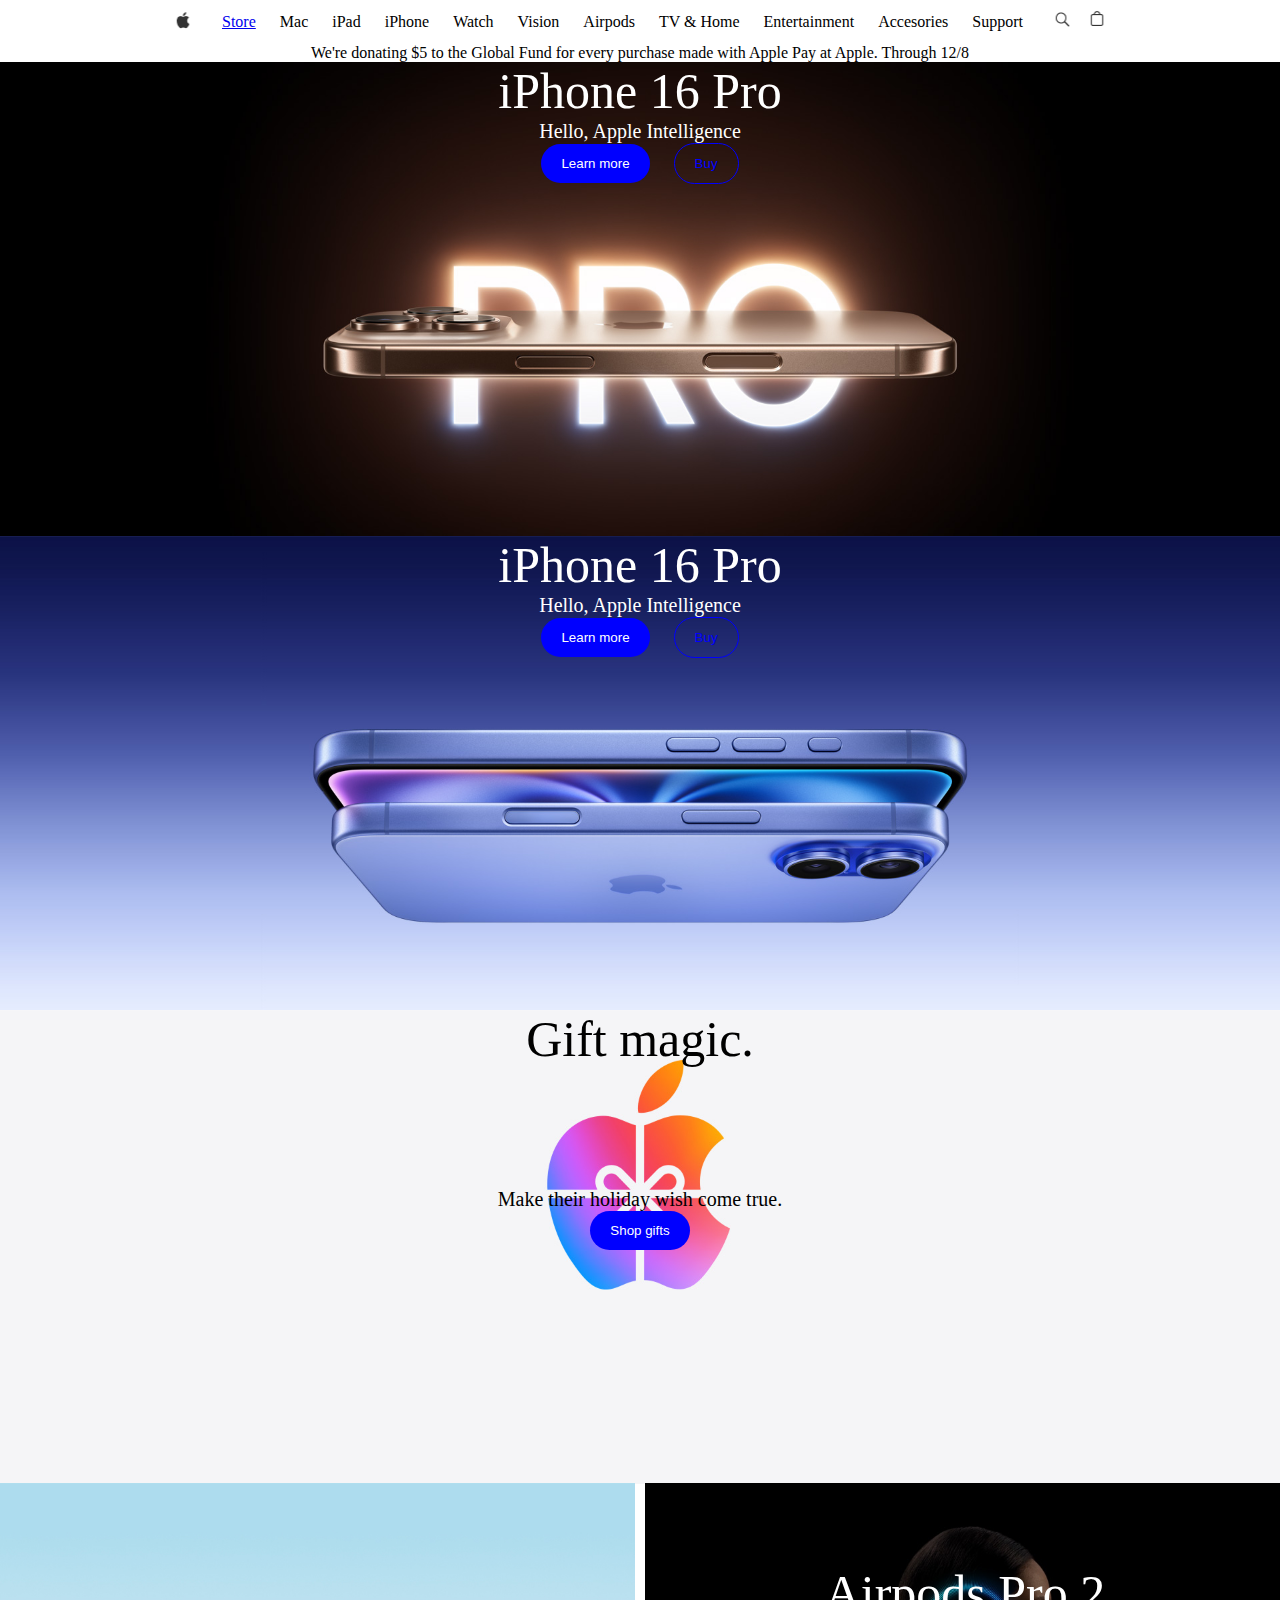
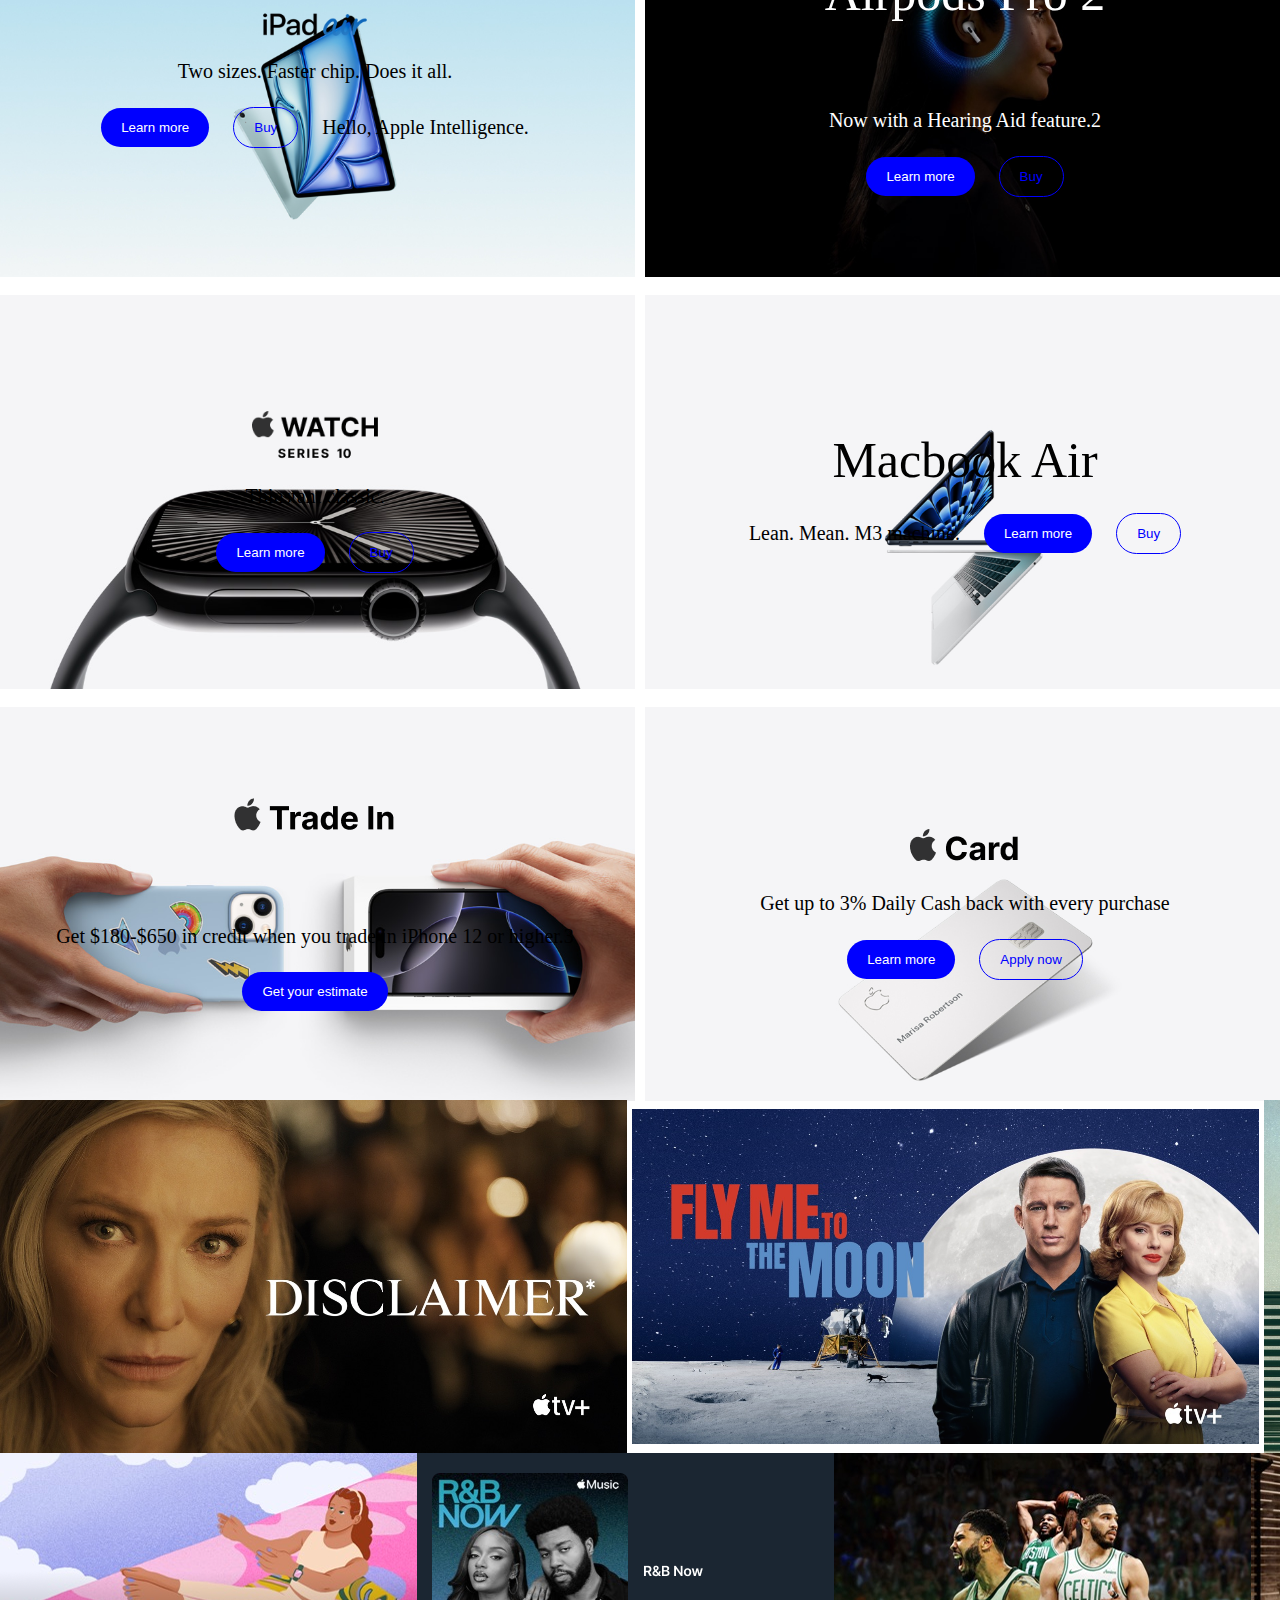
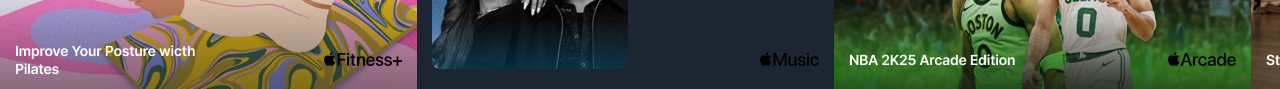
<file: index.html>
<!DOCTYPE html>
<html>
  <head>
    <meta charset="UTF-8" />
    <meta name="viewport" content="width=device-width, initial-scale=1.0" />

    <title>Apple</title>
    <link rel="stylesheet" href="flex.css" />
  </head>

  <body>
    <div>
      <div class="header">
        <img style="width: 30px; height: 44px" src="apple-icon.png" ; />
        <a href="webstore.html" class="Container">Store </a>
        <p class="Container">Mac</p>
        <p class="Container">iPad</p>
        <p class="Container">iPhone</p>
        <p class="Container">Watch</p>
        <p class="Container">Vision</p>
        <p class="Container">Airpods</p>
        <p class="Container">TV & Home</p>
        <p class="Container">Entertainment</p>
        <p class="Container">Accesories</p>
        <p class="Container">Support</p>
        <div>
          <img style="width: 31px; height: 44px" src="search.icon.png" ; />
          <img style="width: 30px; height: 44px" src="Item.png" ; />
          <img class="invicible" src="menu.png" ; />
        </div>
      </div>

      <div class="header2">
        <p class="Container">
          We're donating $5 to the Global Fund for every purchase made with
          Apple Pay at Apple. Through 12/8
        </p>
      </div>

      <div class="hero">
        <img class="maindiv1" src="Background 1(1).png" />
        <div class="herotext">
          <p class="Container">iPhone 16 Pro</p>
        </div>
        <div class="herotext2">
          <p class="Container">Hello, Apple Intelligence</p>
        </div>

        <div class="herotext3">
          <button class="hero-button">Learn more</button>
          <button class="hero-button2">Buy</button>
        </div>
      </div>
      <div class="hero">
        <img class="imgstyle" src="Background (2).png" />
        <div class="herotext">
          <p class="Container">iPhone 16 Pro</p>
        </div>
        <div class="herotext2">
          <p class="Container">Hello, Apple Intelligence</p>
        </div>

        <div class="herotext3">
          <button class="hero-button">Learn more</button>
          <button class="hero-button2">Buy</button>
        </div>
      </div>
      <div class="hero">
        <img class="imgstyle" src="Figure.png" />
        <div class="herotext4" style="padding-bottom: 120px">
          <p class="Container">Gift magic.</p>
        </div>
        <div class="herotext5">
          <p class="Container">Make their holiday wish come true.</p>
        </div>

        <div class="herotext6">
          <button class="hero-button">Shop gifts</button>
        </div>
      </div>
      <div>
        <div class="maindiv2">
          <div class="splitstyle">
            <div class="splithero1">
              <img class="splitimg" src="Figure (1).png" />
              <img style="width: 50%" src="Heading 3.png" />
              <p class="Container">Two sizes. Faster chip. Does it all.</p>
              <div class="herotext3">
                <button class="hero-button">Learn more</button>
                <button class="hero-button2">Buy</button>
                <div class="herotext5">
                  <p class="Container">Hello, Apple Intelligence.</p>
                </div>
              </div>
            </div>
          </div>
          <div class="splitstyle">
            <div class="splithero1">
              <div class="herotext" style="padding-bottom: 10%">
                <p class="Container">Airpods Pro 2</p>
              </div>
              <div class="herotext2">
                <p class="Container">Now with a Hearing Aid feature.2</p>
              </div>
              <div class="herotext3">
                <button class="hero-button">Learn more</button>
                <button class="hero-button2">Buy</button>
              </div>
              <img class="splitimg" src="Figure (2).png" />
            </div>
          </div>

          <div class="splitstyle">
            <div class="splithero1">
              <img class="splitimg" src="Figure (3).png" />
              <img style="width: 20%" src="Frame 4.png" />
              <p class="Container">Thinstant classic.</p>
              <div class="herotext3">
                <button class="hero-button">Learn more</button>
                <button class="hero-button2">Buy</button>
              </div>
            </div>
          </div>
          <div class="splitstyle">
            <div class="splithero1">
              <img class="splitimg" src="Figure (4).png" />
              <div class="herotext4">
                <p class="Container">Macbook Air</p>
              </div>
              <div class="herotext5">
                <p class="Container">Lean. Mean. M3 machine.</p>
                <div class="herotext3">
                  <button class="hero-button">Learn more</button>
                  <button class="hero-button2">Buy</button>
                </div>
              </div>
            </div>
          </div>
          <div class="splitstyle">
            <div class="splithero1">
              <img class="splitimg" src="Figure (5).png" />
              <img class="width: 50%" src="Frame 4 (2).png" />
              <p class="Container" style="padding-top: 10%">
                Get $180-$650 in credit when you trade in iPhone 12 or higher.3
              </p>
              <div class="herotext3">
                <button class="hero-button">Get your estimate</button>
              </div>
            </div>
          </div>
          <div class="splitstyle">
            <div class="splithero1">
              <img class="width: 50%" src="Frame 4 (3).png" />
              <img class="splitimg" src="Figure (6).png" />
              <p class="Container">
                Get up to 3% Daily Cash back with every purchase
              </p>
              <div class="herotext3">
                <button class="hero-button">Learn more</button>
                <button class="hero-button2">Apply now</button>
              </div>
            </div>
          </div>
        </div>
      </div>
      <div class="maindiv3">
        <img class="scrollimg" src="Link.png" />

        <img class="scrollimg" src="Link (1).png" />

        <img class="scrollimg" src="Link (2).png" />

        <img class="scrollimg" src="Link (3).png" />
      </div>
      <div class="maindiv4">
        <img src="movie1.png" />
        <img src="movie2.png" />
        <img src="movie3.png" />
        <img src="movie4.png" />
        <img src="movie5.png" />
      </div>
    </div>
  </body>
</html>
</file>
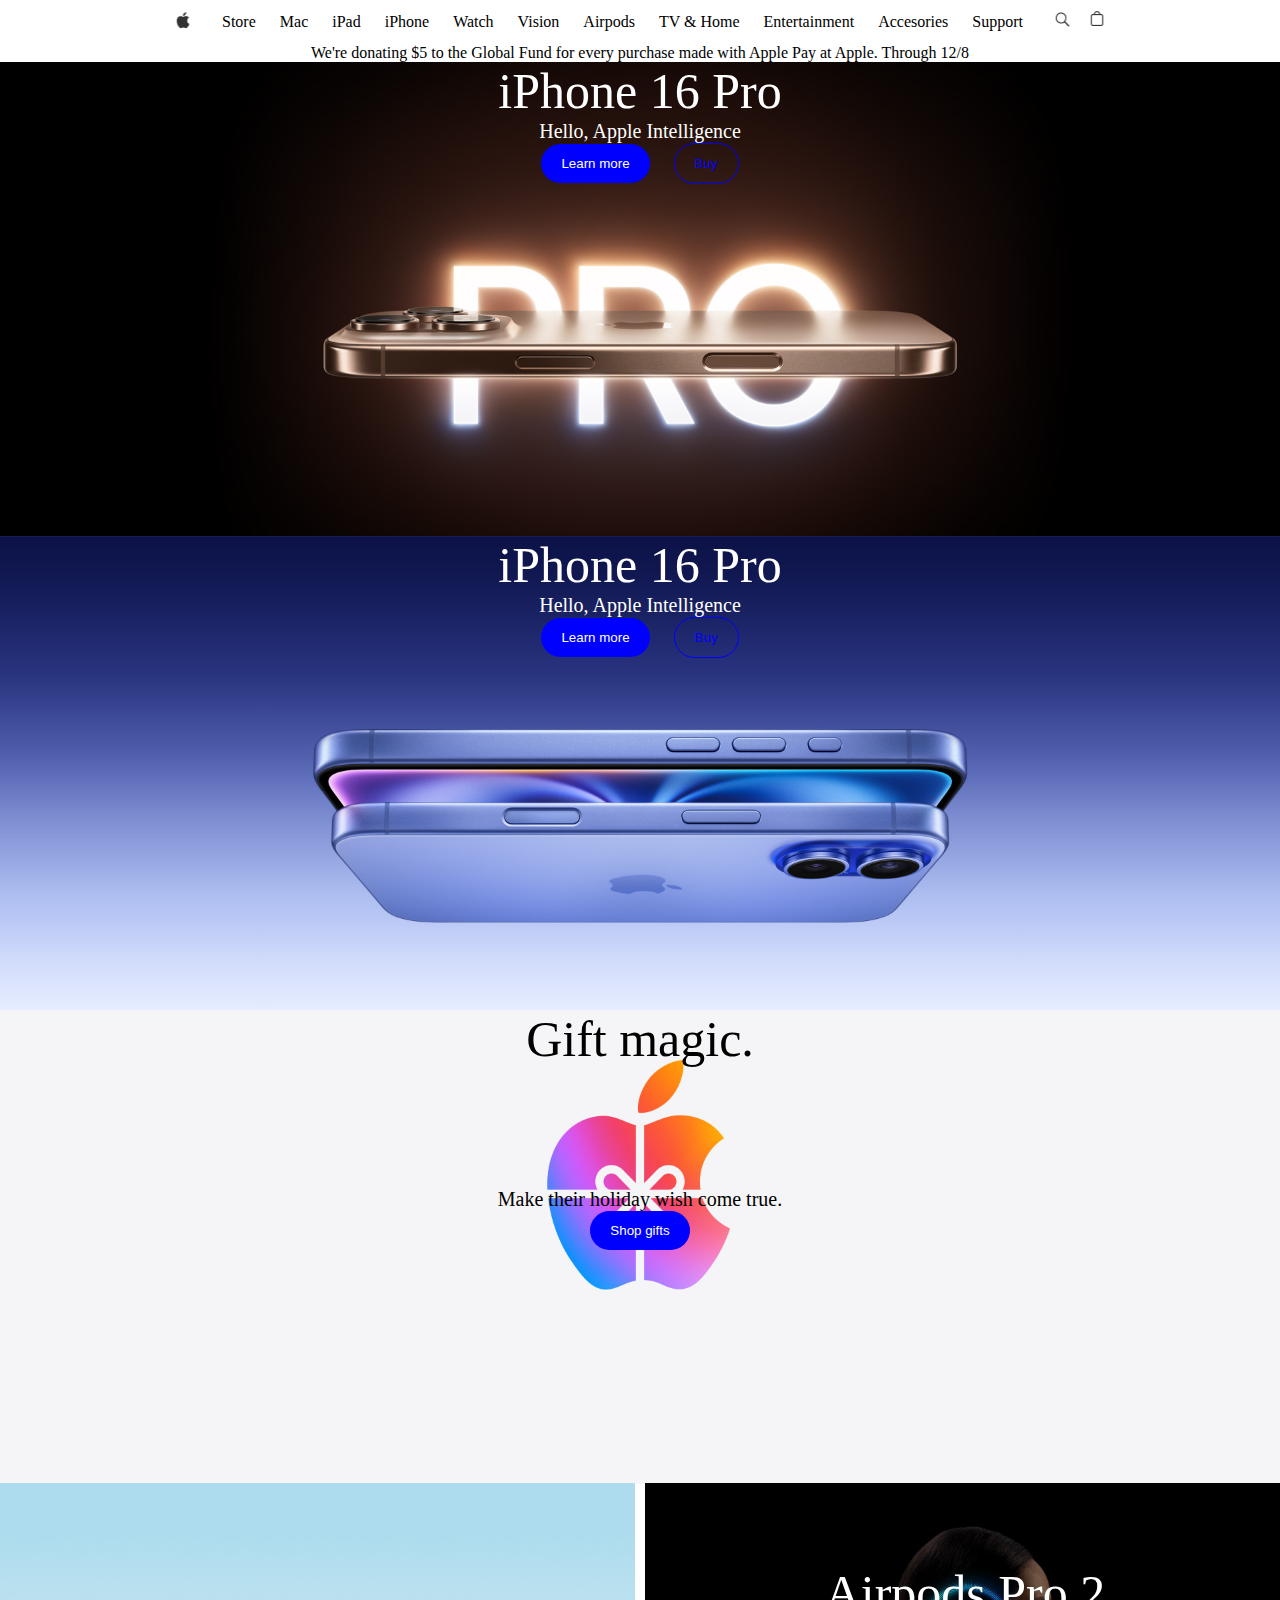
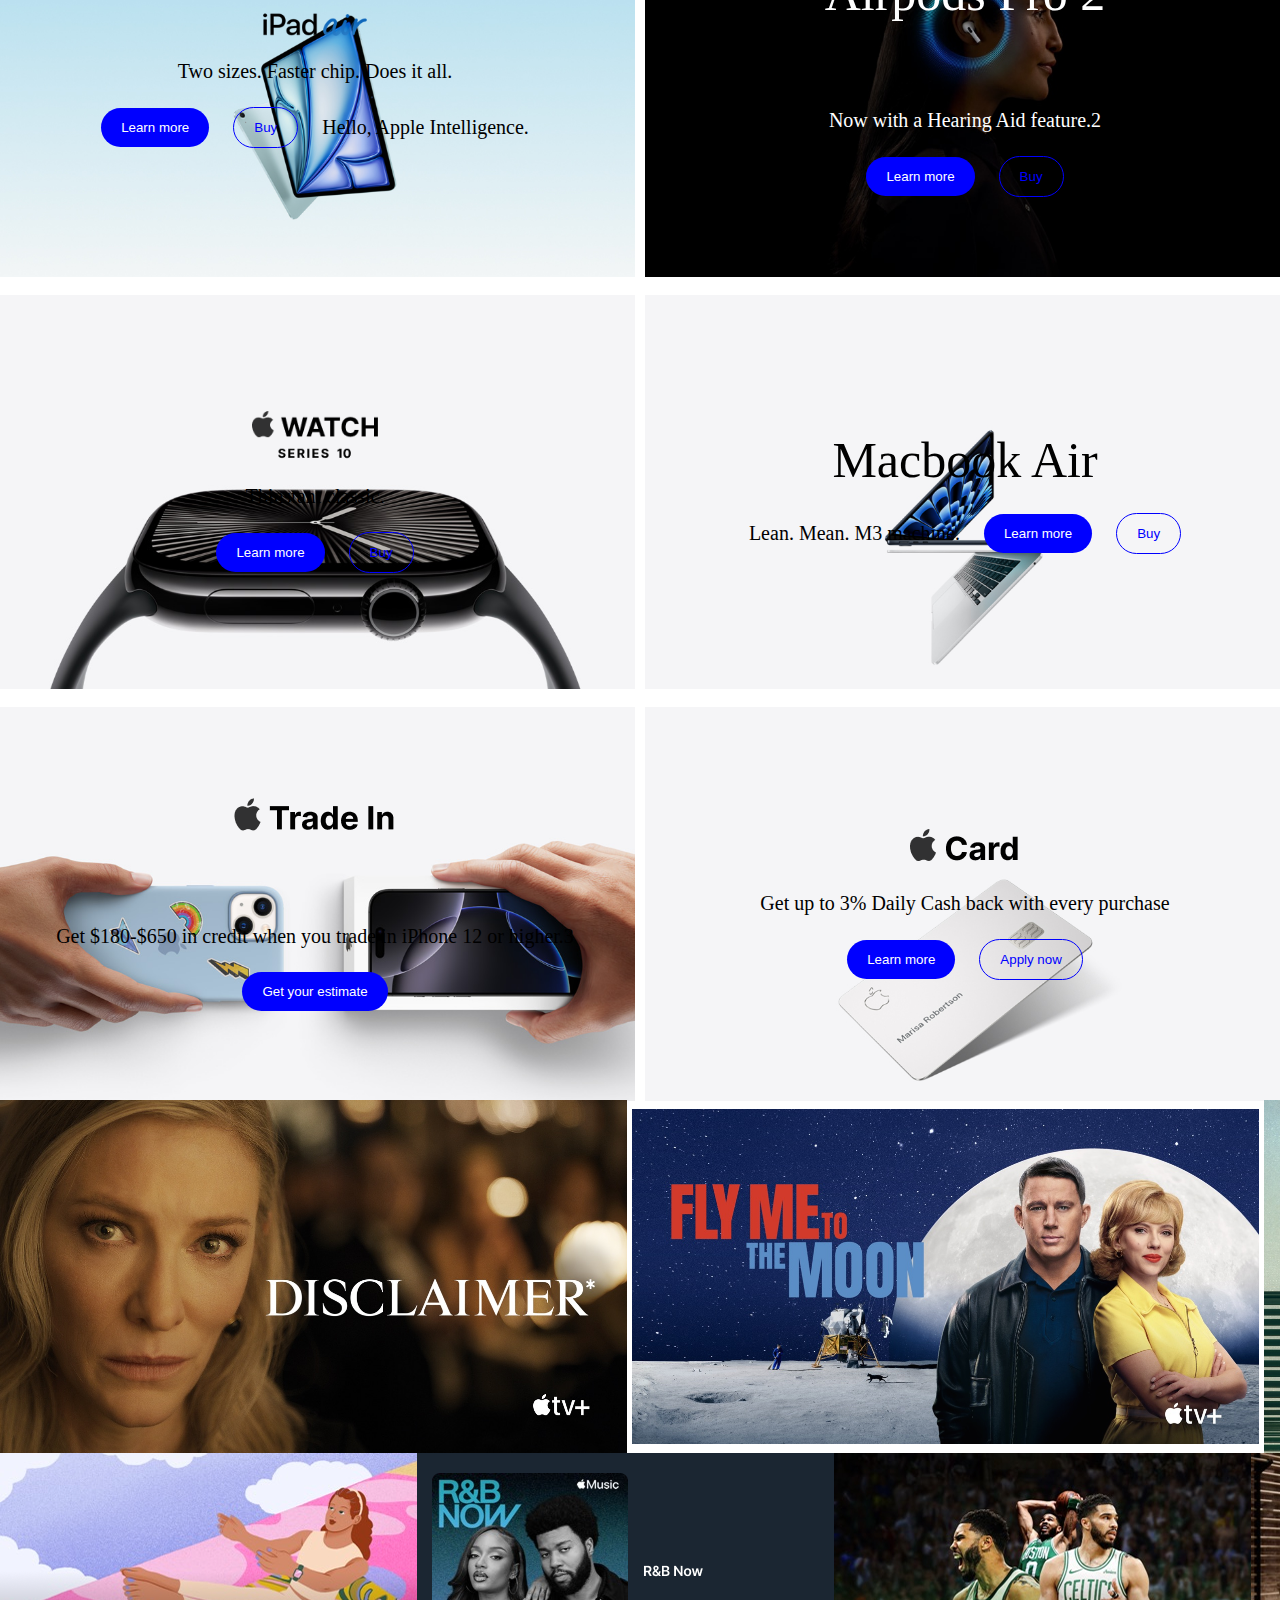
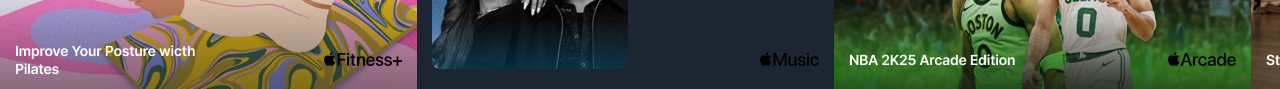
<file: apple.html>
<!DOCTYPE html>
<html>
  <head>
    <meta charset="UTF-8" />
    <meta name="viewport" content="width=device-width, initial-scale=1.0" />

    <title>Apple</title>
    <link rel="stylesheet" href="flex.css" />
  </head>

  <body>
    <div>
      <div class="header">
        <img style="width: 30px; height: 44px" src="apple-icon.png" ; />

        <p class="Container">Store</p>
        <p class="Container">Mac</p>
        <p class="Container">iPad</p>
        <p class="Container">iPhone</p>
        <p class="Container">Watch</p>
        <p class="Container">Vision</p>
        <p class="Container">Airpods</p>
        <p class="Container">TV & Home</p>
        <p class="Container">Entertainment</p>
        <p class="Container">Accesories</p>
        <p class="Container">Support</p>
        <div>
          <img style="width: 31px; height: 44px" src="search.icon.png" ; />
          <img style="width: 30px; height: 44px" src="Item.png" ; />
          <img class="invicible" src="menu.png" ; />
        </div>
      </div>

      <div class="header2">
        <p class="Container">
          We're donating $5 to the Global Fund for every purchase made with
          Apple Pay at Apple. Through 12/8
        </p>
      </div>

      <div class="hero">
        <img class="maindiv1" src="Background 1(1).png" />
        <div class="herotext">
          <p class="Container">iPhone 16 Pro</p>
        </div>
        <div class="herotext2">
          <p class="Container">Hello, Apple Intelligence</p>
        </div>

        <div class="herotext3">
          <button class="hero-button">Learn more</button>
          <button class="hero-button2">Buy</button>
        </div>
      </div>
      <div class="hero">
        <img class="imgstyle" src="Background (2).png" />
        <div class="herotext">
          <p class="Container">iPhone 16 Pro</p>
        </div>
        <div class="herotext2">
          <p class="Container">Hello, Apple Intelligence</p>
        </div>

        <div class="herotext3">
          <button class="hero-button">Learn more</button>
          <button class="hero-button2">Buy</button>
        </div>
      </div>
      <div class="hero">
        <img class="imgstyle" src="Figure.png" />
        <div class="herotext4" style="padding-bottom: 120px">
          <p class="Container">Gift magic.</p>
        </div>
        <div class="herotext5">
          <p class="Container">Make their holiday wish come true.</p>
        </div>

        <div class="herotext6">
          <button class="hero-button">Shop gifts</button>
        </div>
      </div>
      <div>
        <div class="maindiv2">
          <div class="splitstyle">
            <div class="splithero1">
              <img class="splitimg" src="Figure (1).png" />
              <img style="width: 50%" src="Heading 3.png" />
              <p class="Container">Two sizes. Faster chip. Does it all.</p>
              <div class="herotext3">
                <button class="hero-button">Learn more</button>
                <button class="hero-button2">Buy</button>
                <div class="herotext5">
                  <p class="Container">Hello, Apple Intelligence.</p>
                </div>
              </div>
            </div>
          </div>
          <div class="splitstyle">
            <div class="splithero1">
              <div class="herotext" style="padding-bottom: 10%">
                <p class="Container">Airpods Pro 2</p>
              </div>
              <div class="herotext2">
                <p class="Container">Now with a Hearing Aid feature.2</p>
              </div>
              <div class="herotext3">
                <button class="hero-button">Learn more</button>
                <button class="hero-button2">Buy</button>
              </div>
              <img class="splitimg" src="Figure (2).png" />
            </div>
          </div>

          <div class="splitstyle">
            <div class="splithero1">
              <img class="splitimg" src="Figure (3).png" />
              <img style="width: 20%" src="Frame 4.png" />
              <p class="Container">Thinstant classic.</p>
              <div class="herotext3">
                <button class="hero-button">Learn more</button>
                <button class="hero-button2">Buy</button>
              </div>
            </div>
          </div>
          <div class="splitstyle">
            <div class="splithero1">
              <img class="splitimg" src="Figure (4).png" />
              <div class="herotext4">
                <p class="Container">Macbook Air</p>
              </div>
              <div class="herotext5">
                <p class="Container">Lean. Mean. M3 machine.</p>
                <div class="herotext3">
                  <button class="hero-button">Learn more</button>
                  <button class="hero-button2">Buy</button>
                </div>
              </div>
            </div>
          </div>
          <div class="splitstyle">
            <div class="splithero1">
              <img class="splitimg" src="Figure (5).png" />
              <img class="width: 50%" src="Frame 4 (2).png" />
              <p class="Container" style="padding-top: 10%">
                Get $180-$650 in credit when you trade in iPhone 12 or higher.3
              </p>
              <div class="herotext3">
                <button class="hero-button">Get your estimate</button>
              </div>
            </div>
          </div>
          <div class="splitstyle">
            <div class="splithero1">
              <img class="width: 50%" src="Frame 4 (3).png" />
              <img class="splitimg" src="Figure (6).png" />
              <p class="Container">
                Get up to 3% Daily Cash back with every purchase
              </p>
              <div class="herotext3">
                <button class="hero-button">Learn more</button>
                <button class="hero-button2">Apply now</button>
              </div>
            </div>
          </div>
        </div>
      </div>
      <div class="maindiv3">
        <img class="scrollimg" src="Link.png" />

        <img class="scrollimg" src="Link (1).png" />

        <img class="scrollimg" src="Link (2).png" />

        <img class="scrollimg" src="Link (3).png" />
      </div>
      <div class="maindiv4">
        <img src="movie1.png" />
        <img src="movie2.png" />
        <img src="movie3.png" />
        <img src="movie4.png" />
        <img src="movie5.png" />
      </div>
    </div>
  </body>
</html>
</file>
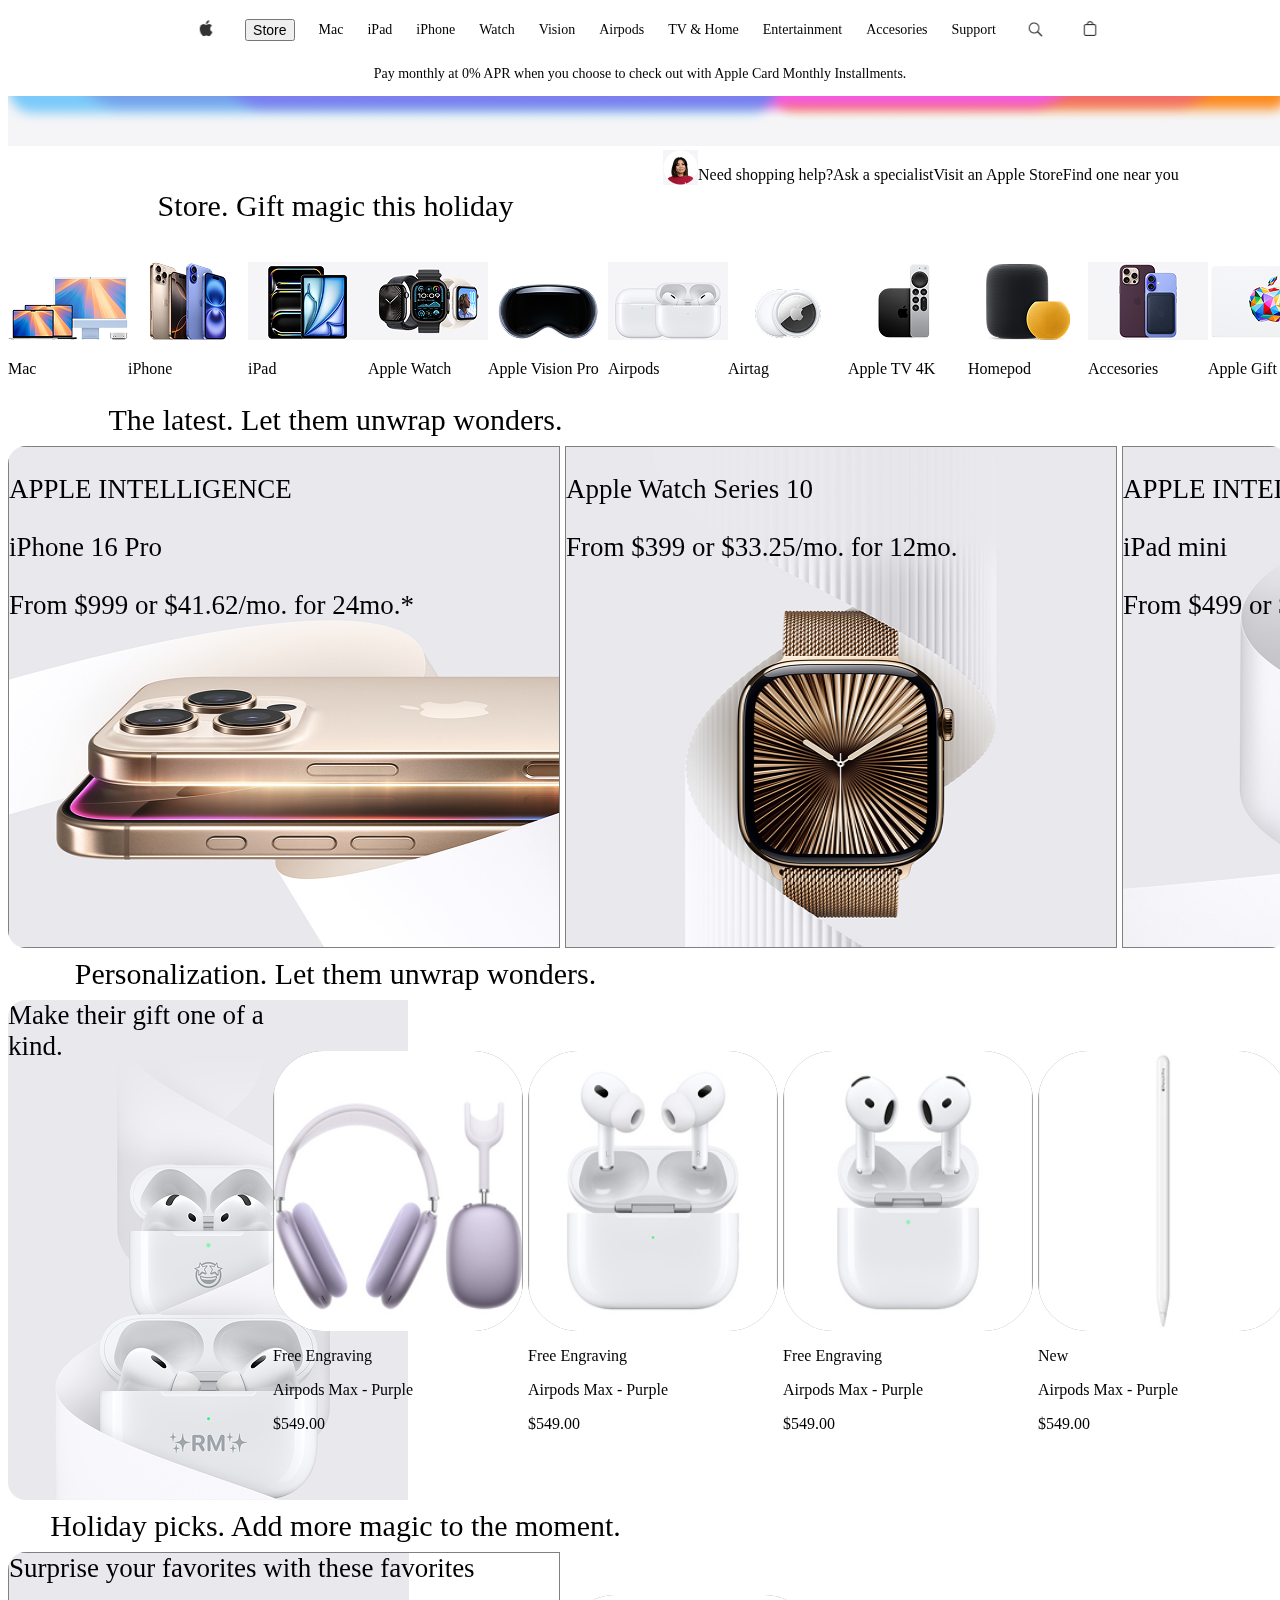
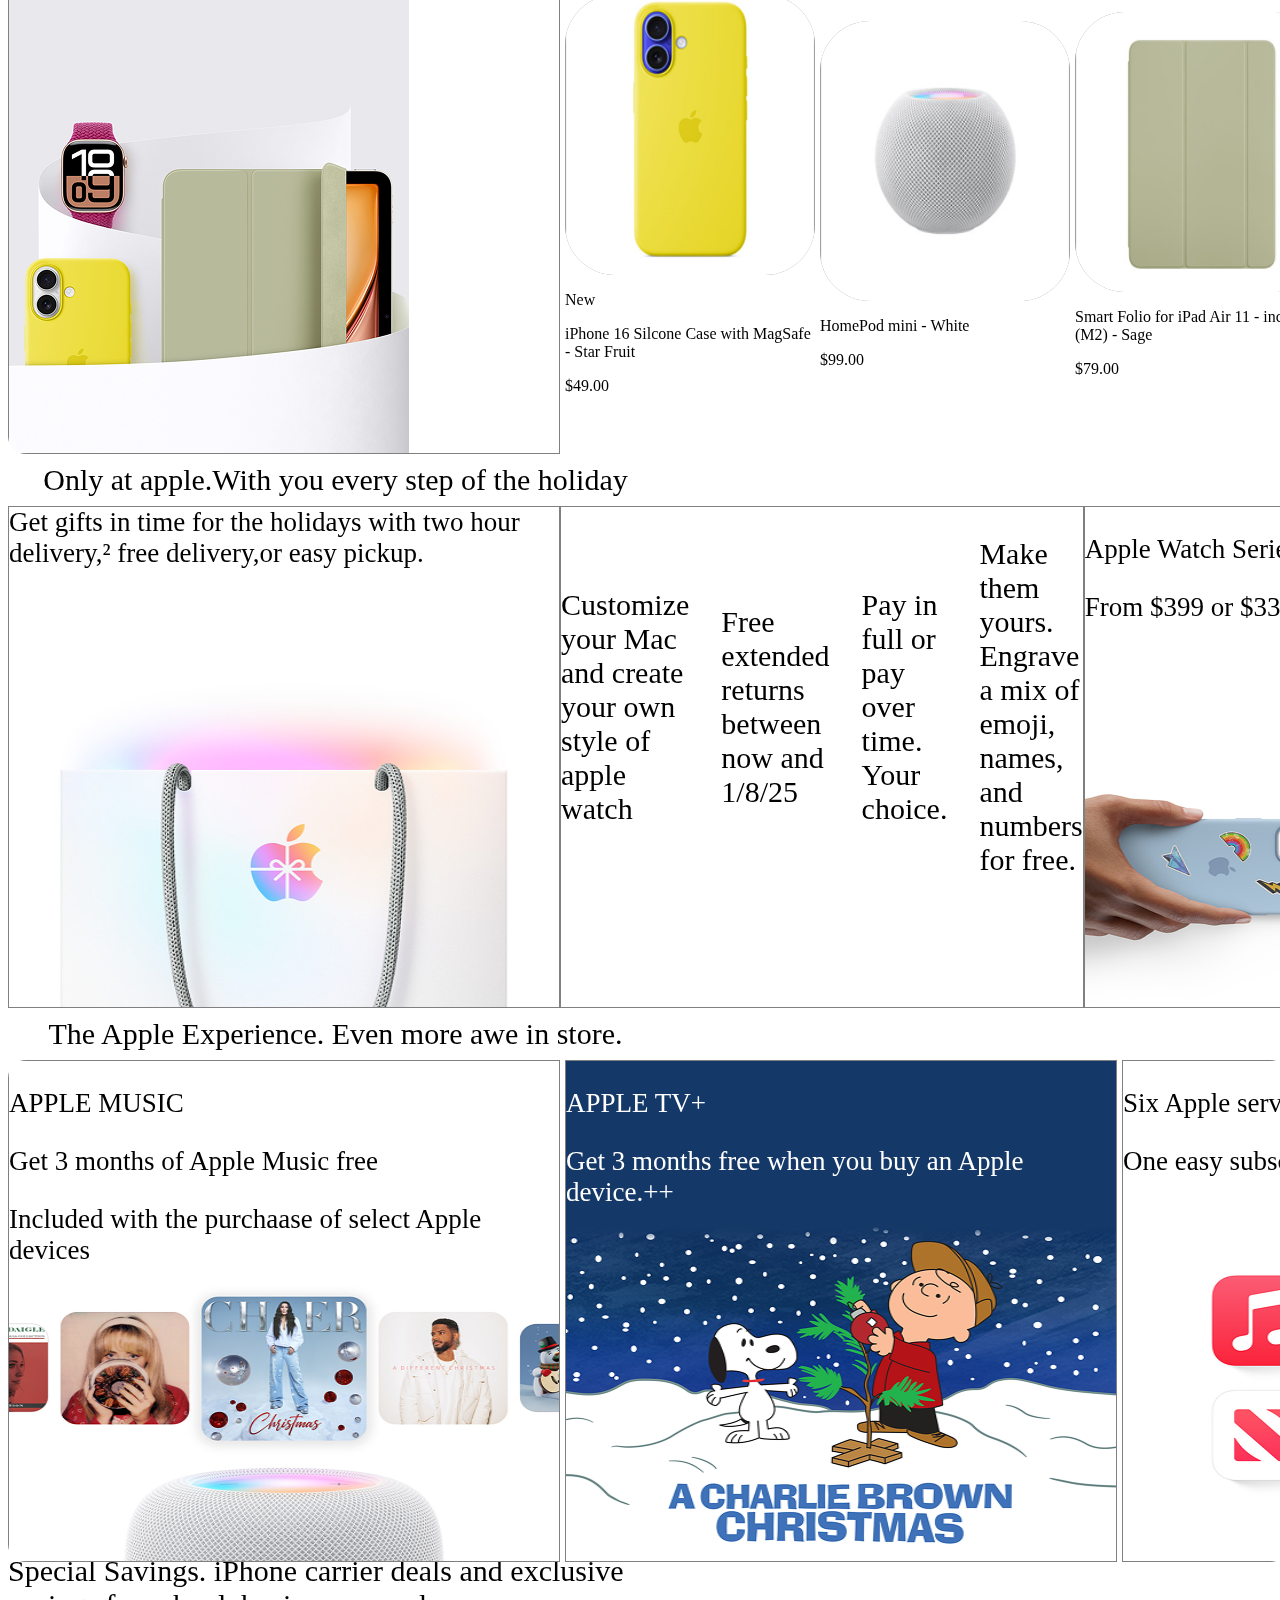
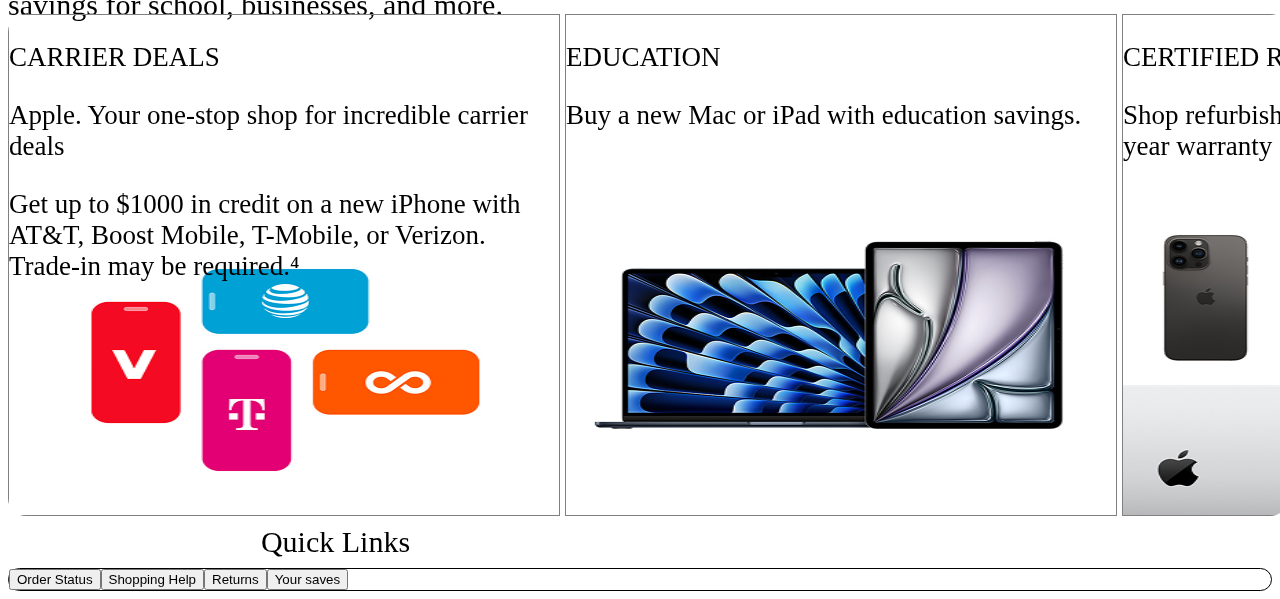
<file: webstore.html>
<!DOCTYPE html>
<html lang="en">
  <head>
    <meta charset="UTF-8" />
    <meta name="viewport" content="width=device-width, initial-scale=1.0" />
    <title>Document</title>
    <link rel="stylesheet" href="webstore.css" />
  </head>
  <body>
    <div class="headerweb">
      <img style="width: 30px; height: 44px" src="apple-icon.png" />

      <button class="texts">Store</button>
      <p class="texts">Mac</p>
      <p class="texts">iPad</p>
      <p class="texts">iPhone</p>
      <p class="texts">Watch</p>
      <p class="texts">Vision</p>
      <p class="texts">Airpods</p>
      <p class="texts">TV & Home</p>
      <p class="texts">Entertainment</p>
      <p class="texts">Accesories</p>
      <p class="texts">Support</p>

      <img style="width: 31px; height: 44px" src="search.icon.png" ; />
      <img style="width: 30px; height: 44px" src="Item.png" ; />
    </div>

    <div class="headerweb2">
      <p class="texts">
        Pay monthly at 0% APR when you choose to check out with Apple Card
        Monthly Installments.
      </p>
    </div>

    <div>
      <img style="width: 100vw" src="Rainbow.png" />
    </div>
    <div style="display: flex">
      <p
        class="herotext"
        style="
          width: 655px;
          height: 52px;
          justify-content: space-around;
          gap: 12px;
        "
      >
        Store. Gift magic this holiday
      </p>

      <img
        style="
          width: 35px;
          display: flex;
          justify-content: flex-end;
          height: 35px;
        "
        src="profile.png"
      />
      <p>Need shopping help?</p>
      <p>Ask a specialist</p>
      <p>Visit an Apple Store</p>
      <p>Find one near you</p>
    </div>

    <div style="width: 100vw" class="splitimg">
      <div>
        <img src="mac.png" />
        <p>Mac</p>
      </div>
      <div>
        <img src="iphone.png" />
        <p>iPhone</p>
      </div>
      <div>
        <img src="ipad.png" />
        <p>iPad</p>
      </div>
      <div>
        <img src="watch.png" />
        <p>Apple Watch</p>
      </div>
      <div>
        <img src="vision.png" />
        <p>Apple Vision Pro</p>
      </div>
      <div>
        <img src="airpods.png" />
        <p>Airpods</p>
      </div>
      <div>
        <img src="airtag.png" />
        <p>Airtag</p>
      </div>
      <div>
        <img src="appletv.png" />
        <p>Apple TV 4K</p>
      </div>
      <div>
        <img src="homepod.png" />
        <p>Homepod</p>
      </div>
      <div>
        <img src="accesories.png" />
        <p>Accesories</p>
      </div>
      <div>
        <img src="logo.png" />
        <p>Apple Gift Card</p>
      </div>
    </div>

    <div>
      <div
        class="herotext"
        style="
          width: 655px;
          height: 52px;
          justify-content: space-around;
          gap: 12px;
        "
      >
        <p>The latest. Let them unwrap wonders.</p>
      </div>
      <div class="backgrounds">
        <div class="backtext">
          <img class="imgstyle" src="background1.png" />
          <p>APPLE INTELLIGENCE</p>
          <p>iPhone 16 Pro</p>
          <p>From $999 or $41.62/mo. for 24mo.*</p>
        </div>
        <div class="backtext">
          <img class="imgstyle" src="background2.png" />
          <p>Apple Watch Series 10</p>
          <p>From $399 or $33.25/mo. for 12mo.</p>
        </div>

        <div class="backtext">
          <img class="imgstyle" src="background3.png" />
          <p>APPLE INTELLIGENCE</p>
          <p>iPad mini</p>
          <p>From $499 or $41.58/mo. for 12mo.</p>
        </div>

        <div class="backtext">
          <img class="imgstyle" src="background3.png" />
          <p>APPLE INTELLIGENCE</p>
          <p>MacBook Pro</p>
          <p>From $1599 or $133.25/mo. for 12mo.*</p>
        </div>
        <div class="backtext">
          <img class="imgstyle" src="background3.png" />
          <p>APPLE INTELLIGENCE</p>
          <p>MacBook Pro</p>
          <p>From $1599 or $133.25/mo. for 12mo.*</p>
        </div>
      </div>
    </div>

    <div>
      <div
        class="herotext"
        style="
          width: 655px;
          height: 52px;
          justify-content: space-around;
          gap: 12px;
        "
      >
        <p>Personalization. Let them unwrap wonders.</p>
      </div>
      <div class="backgrounds">
        <div
          style="
            position: relative;
            background: transparent;
            font-size: 27px;
            color: black;
            height: 500px;
            width: 300px;
          "
        >
          <img
            style="position: absolute; z-index: -1"
            src="2background1.png"
          />Make their gift one of a kind.
        </div>
        <div>
          <img
            class="border"
            src="2background2.png"
            style="width: 250px"
            height="270px"
          />
          <p>Free Engraving</p>
          <p>Airpods Max - Purple</p>
          <p>$549.00</p>
        </div>
        <div>
          <img
            class="border"
            src="2background3.png"
            style="width: 250px"
            height="270px"
          />
          <p>Free Engraving</p>
          <p>Airpods Max - Purple</p>
          <p>$549.00</p>
        </div>
        <div>
          <img
            class="border"
            src="2background4.png"
            style="width: 250px"
            height="270px"
          />
          <p>Free Engraving</p>
          <p>Airpods Max - Purple</p>
          <p>$549.00</p>
        </div>
        <div>
          <img
            class="border"
            src="2background5.png"
            style="width: 250px"
            height="270px"
          />
          <p>New</p>
          <p>Airpods Max - Purple</p>
          <p>$549.00</p>
        </div>
      </div>
    </div>

    <div>
      <div
        class="herotext"
        style="
          width: 655px;
          height: 52px;
          justify-content: space-around;
          gap: 12px;
        "
      >
        <p>Holiday picks. Add more magic to the moment.</p>
      </div>

      <div class="backgrounds">
        <div class="backtext">
          <img
            style="position: absolute; z-index: -1"
            src="3background1.png"
          />Surprise your favorites with these favorites
        </div>
        <div>
          <img
            class="border"
            src="3background2.png"
            style="width: 250px"
            height="270px"
          />
          <p>New</p>
          <p>iPhone 16 Silcone Case with MagSafe - Star Fruit</p>
          <p>$49.00</p>
        </div>
        <div>
          <img
            class="border"
            src="3background3.png"
            style="width: 250px"
            height="270px"
          />

          <p>HomePod mini - White</p>
          <p>$99.00</p>
        </div>
        <div>
          <img
            class="border"
            src="3background4.png"
            style="width: 250px"
            height="270px"
          />

          <p>Smart Folio for iPad Air 11 - inch (M2) - Sage</p>
          <p>$79.00</p>
        </div>
        <div>
          <img
            class="border"
            src="3background5.png"
            style="width: 250px"
            height="270px"
          />
          <p>New</p>
          <p>Beats Solo 4 - On-Ear Wireless Headphones - Slate Blue</p>
          <p>$79.00</p>
        </div>
      </div>
    </div>

    <div>
      <div
        class="herotext"
        style="
          width: 655px;
          height: 52px;
          justify-content: space-around;
          gap: 12px;
          position: relative;
        "
      >
        <p>Only at apple.With you every step of the holiday</p>
      </div>
      <div style="position: relative; display: flex">
        <div class="backtext">
          <img class="imgstyle" src="4background1.png" /> Get gifts in time for
          the holidays with two hour delivery,² free delivery,or easy pickup.
        </div>
        <div style="border: 1px solid gray">
          <div class="herotext">
            <p>Customize your Mac and create your own style of apple watch</p>

            <div class="herotext">
              <p>Free extended returns between now and 1/8/25</p>
              <div class="herotext">
                <p>Pay in full or pay over time. Your choice.</p>
              </div>
              <div class="herotext">
                <p>
                  Make them yours. Engrave a mix of emoji, names, and numbers
                  for free.
                </p>
              </div>
            </div>
          </div>
        </div>

        <div class="backtext">
          <img class="imgstyle" src="4background2.png" />
          <p>Apple Watch Series 10</p>
          <p>From $399 or $33.25/mo. for 12mo.</p>
        </div>

        <div class="backtext">
          <img class="imgstyle" src="4background3.jpg" />
          <p>APPLE SPECIALIST</p>
          <p>Find gifts with an Apple Specialist in a store or online.</p>
        </div>
      </div>
    </div>

    <div>
      <div
        class="herotext"
        style="
          width: 655px;
          height: 52px;
          justify-content: space-around;
          gap: 12px;
        "
      >
        <p>The Apple Experience. Even more awe in store.</p>
      </div>
      <div class="backgrounds">
        <div class="backtext">
          <img class="imgstyle" src="5background1.png" />
          <p>APPLE MUSIC</p>
          <p>Get 3 months of Apple Music free</p>
          <p>Included with the purchaase of select Apple devices</p>
        </div>
        <div style="color: white" class="backtext">
          <img class="imgstyle" src="5background2.png" />
          <p>APPLE TV+</p>
          <p>Get 3 months free when you buy an Apple device.++</p>
        </div>
        <div class="backtext">
          <img class="imgstyle" src="5background3.png" />
          <p>Six Apple services.</p>
          <p>One easy subscription.</p>
        </div>
        <div class="backtext">
          <img class="imgstyle" src="5background4.jpg" />
          <p>APPLE INTELLIGENCE</p>
          <p>New features for writing,focus,communication, and more.</p>
        </div>
      </div>
    </div>
    <div>
      <div
        class="herotext"
        style="
          width: 655px;
          height: 52px;
          justify-content: space-around;
          gap: 12px;
        "
      >
        <p>
          Special Savings. iPhone carrier deals and exclusive savings for
          school, businesses, and more.
        </p>
      </div>
      <div class="backgrounds">
        <div class="backtext">
          <img class="imgstyle" src="6background1.png" />
          <p>CARRIER DEALS</p>
          <p>Apple. Your one-stop shop for incredible carrier deals</p>
          <p>
            Get up to $1000 in credit on a new iPhone with AT&T, Boost Mobile,
            T-Mobile, or Verizon. Trade-in may be required.⁴
          </p>
        </div>
        <div class="backtext">
          <img class="imgstyle" src="6background2.png" />
          <p>EDUCATION</p>
          <p>Buy a new Mac or iPad with education savings.</p>
        </div>
        <div class="backtext">
          <img class="imgstyle" src="6background3.png" />
          <p>CERTIFIED REFURBISHED</p>
          <p>Shop refurbished Apple products backed by a one-year warranty</p>
        </div>
        <div style="color: white" class="backtext">
          <img class="imgstyle" src="6background4.png" />
          <p>BUSINESS</p>
          <p>From enterpise to small business, we'll work with you.</p>
        </div>
        <div class="backtext">
          <img class="imgstyle" src="6background5.jpg" />
          <p>GOVERNMENT</p>
          <p>
            Special pricing is available for state,local, and federal agencies.
          </p>
        </div>
      </div>
    </div>
    <div>
      <div
        class="herotext"
        style="
          width: 655px;
          height: 52px;
          justify-content: space-around;
          gap: 12px;
        "
      >
        <p>Quick Links</p>
      </div>
      <div class="endbutton">
        <button>Order Status</button>
        <button>Shopping Help</button>
        <button>Returns</button>
        <button>Your saves</button>
      </div>
    </div>
  </body>
</html>
</file>
<file: flex.css>
* {
  margin: 0;
  padding: 0;
}

.header {
  display: flex;
  justify-content: center;
  height: 44px;
  width: 100%;
  gap: 24px;
  align-items: center;
}
.header > :last-child > :last-child {
  display: none;
}
.header2 {
  display: flex;
  justify-content: center;

  gap: 24px;
  align-items: center;
}
.herotext {
  display: flex;
  justify-content: center;
  align-items: center;
  gap: 24px;
  font-size: 50px;
  color: white;
}

.container {
  font-size: 14px;
  font-weight: 500;
}
.herotext2 {
  display: flex;
  justify-content: center;
  gap: 24px;
  align-items: center;
  font-size: 20px;
  color: white;
}
.herotext3 {
  display: flex;
  justify-content: center;
  gap: 24px;
  align-items: center;
  font-size: 20px;
  color: white;
  border-radius: 50px;
}
.herotext4 {
  display: flex;
  justify-content: center;
  align-items: center;
  gap: 24px;
  font-size: 50px;
  color: black;
}

.hero {
  width: 100%;
  aspect-ratio: 2.7;
  position: relative;
  height: 100%;
}
.herotext5 {
  display: flex;
  justify-content: center;
  gap: 24px;
  align-items: center;
  font-size: 20px;
  color: black;
}
.herotext6 {
  display: flex;
  justify-content: center;
  gap: 24px;
  align-items: center;
  font-size: 20px;
  color: white;
  border-radius: 50px;
}
.hero-button {
  background-color: blue;
  border-radius: 80px;
  color: white;
  border: none;
  padding: 12px 20px;
}
.hero-button2 {
  background-color: transparent;
  border-radius: 80px;
  color: blue;
  border: 1px solid blue;
  padding: 12px 20px;
}
.splithero1 {
  display: flex;
  justify-content: center;
  align-items: center;
  gap: 24px;
  font-size: 20px;
  color: black;
  flex-direction: column;
  height: 100%;
}
.splitimg {
  width: 50vw;
  position: absolute;
  z-index: -1;
  flex-direction: column;
}
.maindiv1 {
  width: 100%;
  position: absolute;
  z-index: -1;
  height: 100%;
}
.imgstyle {
  width: 100%;
  position: absolute;
  z-index: -1;
  height: 100%;
}
.maindiv2 {
  display: flex;
  justify-content: space-around;
  align-items: center;
  gap: 20px;
  flex-wrap: wrap;
}
.splitstyle {
  width: 49%;
  aspect-ratio: 1.6;
}
.maindiv3 {
  width: 100vw;
  display: flex;
  justify-content: space-around;
  align-items: center;
  gap: 5px;
  overflow-x: scroll;
  height: 100%;
}
.maindiv4 {
  width: 100vw;
  display: flex;
  justify-content: space-around;
  align-items: center;

  overflow-x: scroll;
  aspect-ratio: 100px;
  height: 100%;
}
.scrollimg {
  width: 49%;
}
.invicible {
  width: 30px;
  height: 44px;
}

@media only screen and (max-width: 760px) {
  .header > p {
    display: none;
  }
  .header {
    display: flex;
    justify-content: space-between;
  }
  .header > :last-child {
    display: flex;
  }
  .header > :last-child > :last-child {
    display: block;
  }
  .herotext {
    font-size: 20px;
    align-items: flex-end;
  }
  .container {
    font-size: 20px;
  }
  .herotext2 {
    font-size: 20px;
    align-items: flex-end;
  }
  .splitstyle {
    width: 49%;
    aspect-ratio: 1.6;
  }
  .splitimg {
    width: 50vw;
    position: absolute;
    z-index: -1;
    flex-direction: column;
  }
  .maindiv3 {
    width: 100%;
  }
}

@media only screen and (max-width: 480px) {
  .header > p {
    display: none;
  }
  .header {
    display: flex;
    justify-content: space-between;
  }
  .header > :last-child > :last-child {
    display: flex;
  }
  .herotext {
    font-size: 20px;
    align-items: flex-end;
  }
  .container {
    font-size: 20px;
  }
  .herotext2 {
    font-size: 20px;
    align-items: flex-end;
  }
  .splitstyle {
    width: 100%;

    height: 100%;
  }
  .splitimg {
    width: 100%;
    position: absolute;
    z-index: -1;
    flex-direction: column;
  }
  .scrollimg {
    width: 100%;
  }
}
</file>
<file: webstore.css>
.headerweb {
  display: flex;
  justify-content: center;
  height: 44px;
  width: 100vw;
  gap: 24px;
  align-items: center;
}
.headerweb2 {
  display: flex;
  justify-content: center;
  gap: 24px;
  align-items: center;
}
.texts {
  font-size: 14px;
  font-weight: 500;
}
.herotext {
  display: flex;
  justify-content: center;
  align-items: center;
  gap: 32px;
  font-size: 30px;
  color: black;
}
.splitimg {
  width: 50vw;

  z-index: -1;
  flex-direction: row;
  justify-content: space-around;
  display: flex;
}
.backgrounds {
  width: 100vw;
  flex-direction: row;
  border-radius: 18px;
  display: flex;
  justify-content: space-around;
  align-items: center;
  gap: 5px;
  overflow-x: scroll;
}
.backgroundtext {
  display: flex;
  justify-content: start;
  align-items: start;
  gap: 24px;
  font-size: 50px;
  color: black;
  line-height: 0px;
}

.endbutton {
  display: flex;
  justify-content: start;
  align-items: start;
  background-color: transparent;
  border-radius: 80px;
  color: black;
  border: 1px solid black;
}

.backtext {
  position: relative;
  font-size: 27px;
  height: 500px;
  flex-shrink: 0;
  width: 550px;
  border: 1px solid gray;
}

.imgstyle {
  position: absolute;
  z-index: -1;
  width: 100%;
  height: 100%;
  top: 0;
}
.endtext {
  display: flex;
  justify-content: center;
  align-items: center;
  gap: 32px;
  font-size: 30px;
  color: black;
}
.border {
  width: 260px;
  height: 280px;
  background-color: gray;
  border-radius: 50px;

  z-index: -1;

  justify-content: space-around;
  display: flex;
}
</file>
